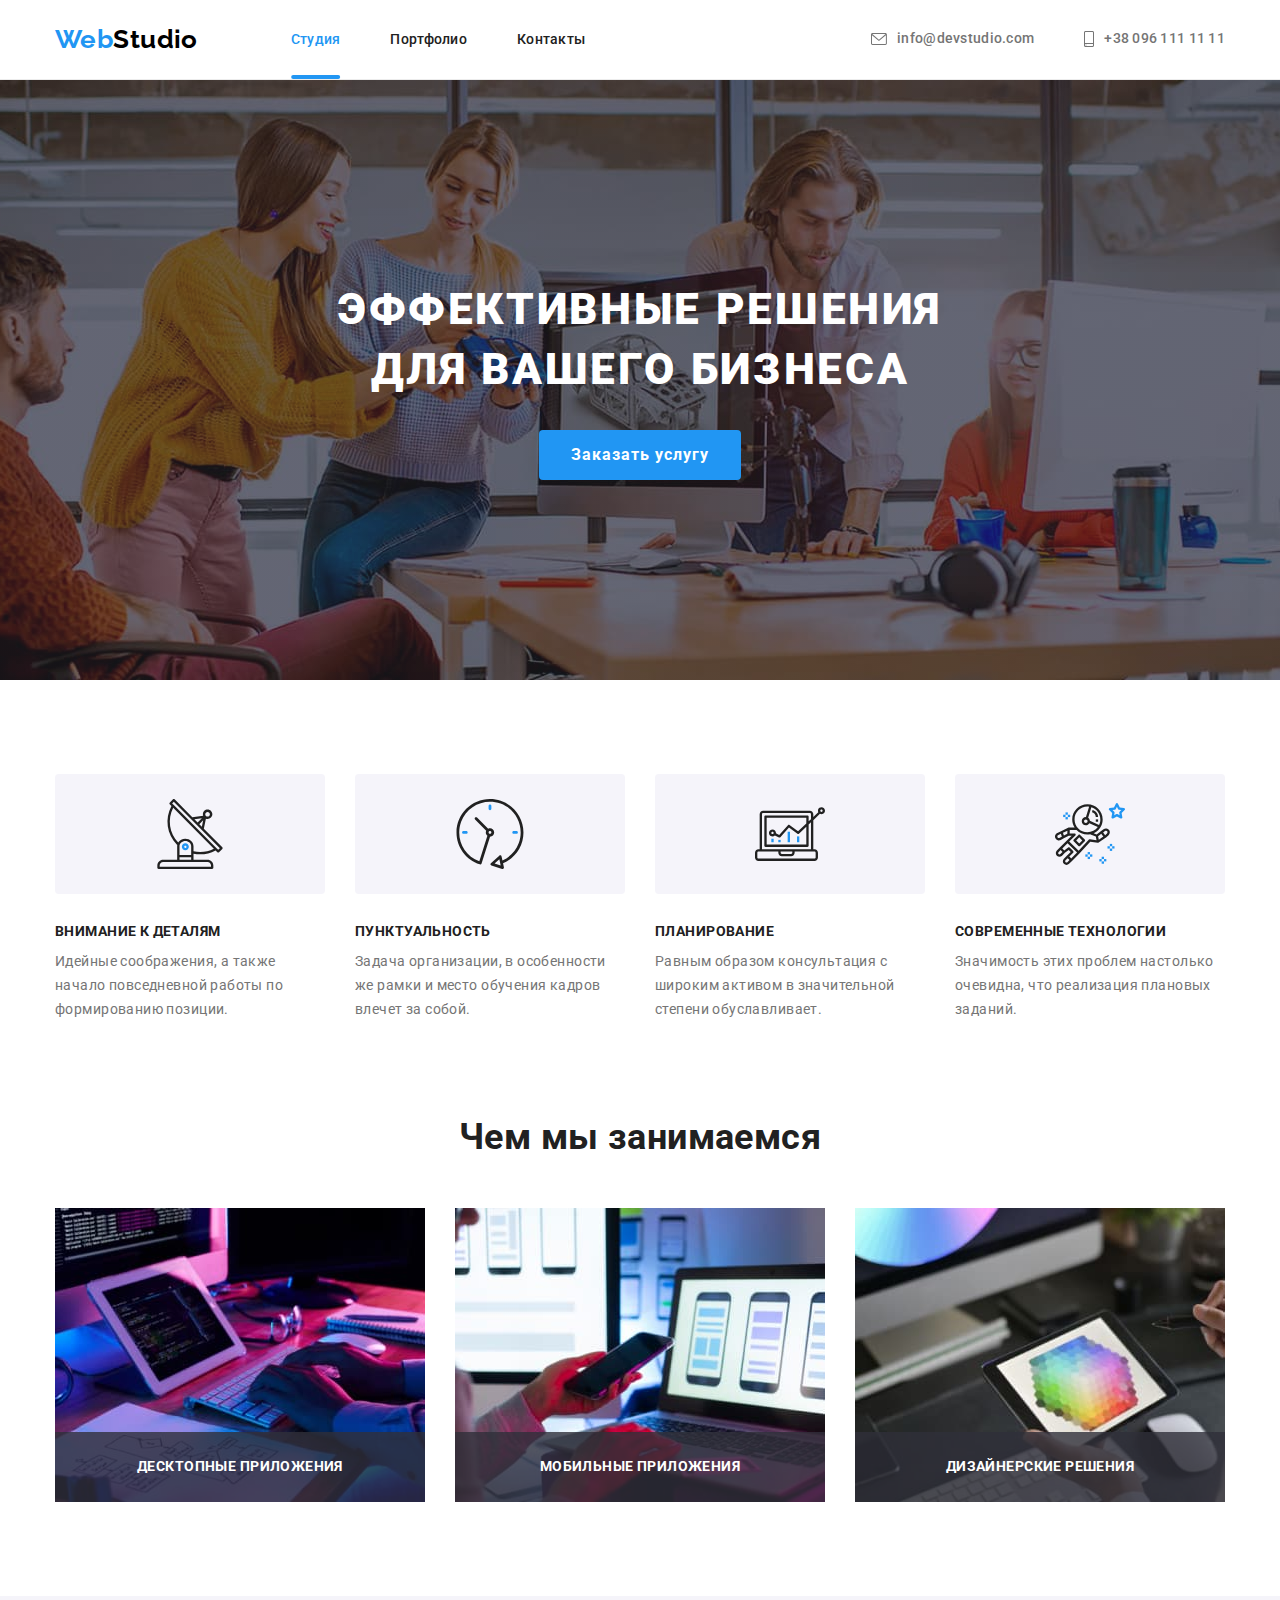
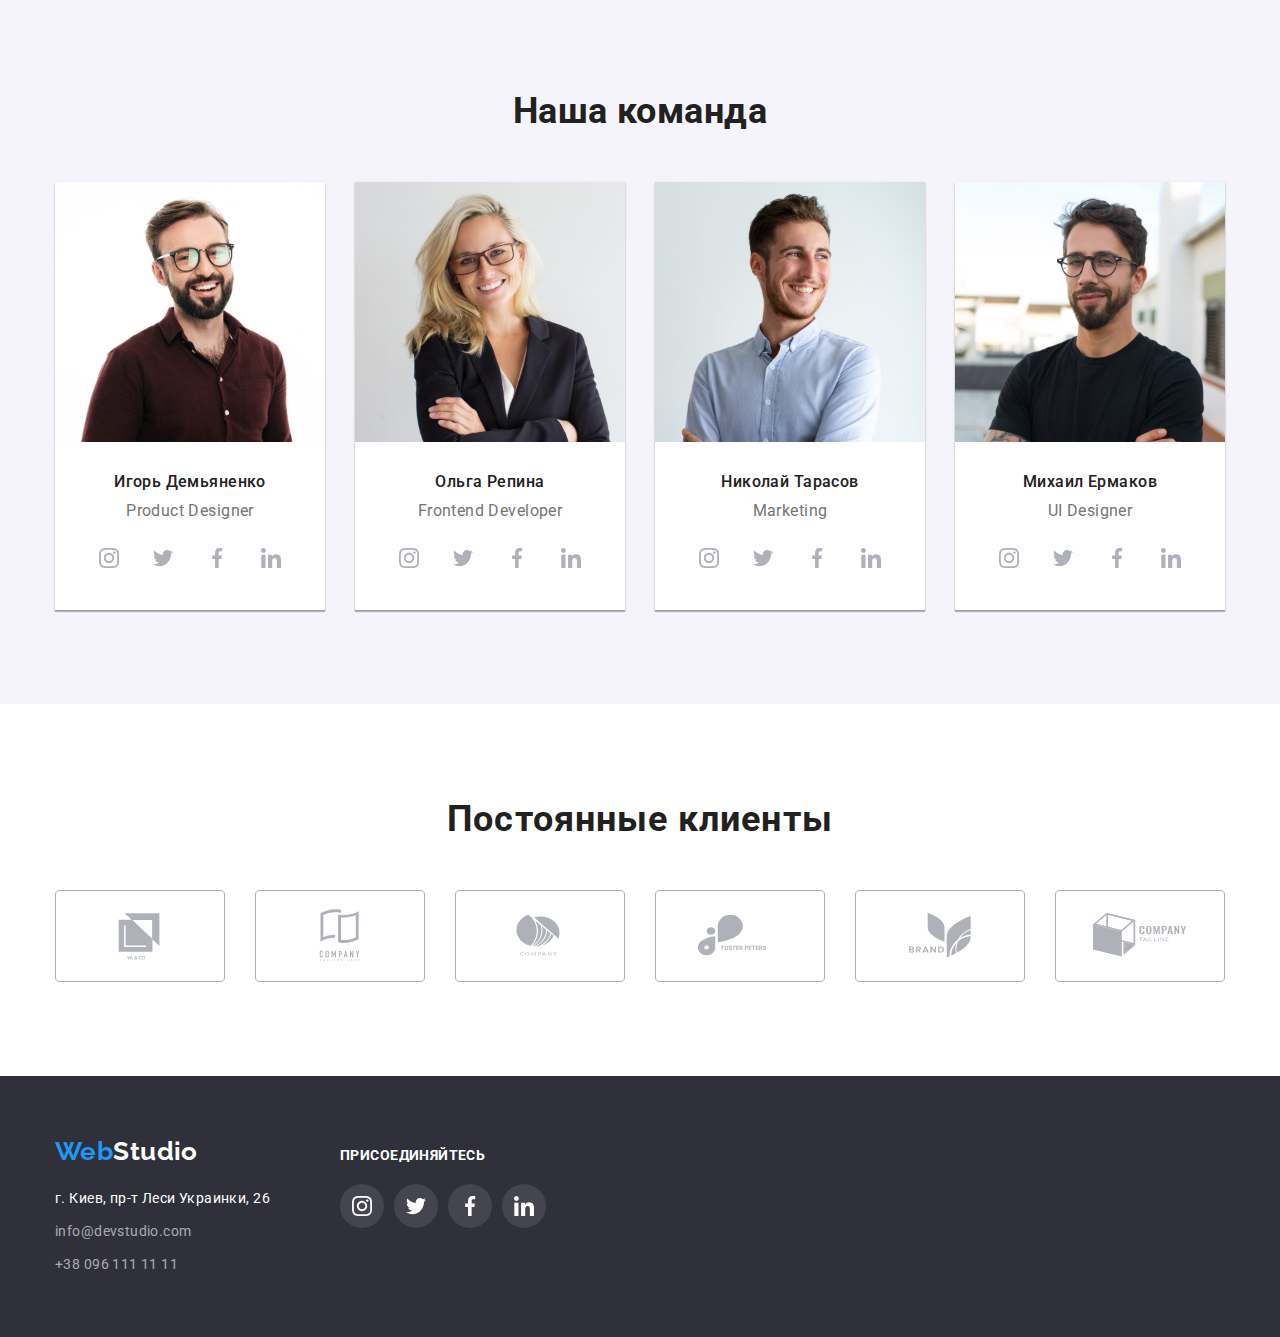
<file: index.html>
<!DOCTYPE html>
<html lang="ru">
  <head>
    <meta charset="UTF-8" />
    <meta http-equiv="X-UA-Compatible" content="IE=edge" />
    <meta name="viewport" content="width=device-width,initial-scale=1" />
    <link rel="preconnect" href="https://fonts.googleapis.com" />
    <link rel="preconnect" href="https://fonts.gstatic.com" crossorigin />
    <link
      href="https://fonts.googleapis.com/css2?family=Raleway:wght@700&family=Roboto:wght@400;500;700;900&display=swap"
      rel="stylesheet"
    />
    <link
      rel="stylesheet"
      href="https://cdnjs.cloudflare.com/ajax/libs/modern-normalize/1.1.0/modern-normalize.min.css"
    />
    <link rel="stylesheet" href="./css/style.css" />
    <title>Main</title>
  </head>
  <body>
    <header class="page-header">
      <div class="container container-header">
        <nav class="navigation">
          <a class="logo-top link" href="./index.html">
            <span class="span-logo">Web</span>Studio
          </a>
          <ul class="site-nav list">
            <li class="site-item">
              <a class="link current link-hover" href="./index.html">Студия</a>
            </li>
            <li class="site-item">
              <a class="link link-hover" href="./portfolio.html">Портфолио</a>
            </li>
            <li class="site-item r"><a class="link link-hover" href="#">Контакты</a></li>
          </ul>
        </nav>
        <ul class="auth-nav list">
          <li class="site-link">
            <a class="heder-site-link link" href="mailto:info@devstudio.com">
              <svg class="heder-icons" width="16" height="12">
                <use href="./images/sprite.svg#icon-envelope"></use>
              </svg>
              info@devstudio.com</a
            >
          </li>
          <li class="site-link">
            <a class="heder-site-link link" href="tel:+380961111111">
              <svg class="heder-icons" width="10" height="16">
                <use href="./images/sprite.svg#icon-smartphone"></use>
              </svg>
              +38 096 111 11 11</a
            >
          </li>
        </ul>
      </div>
    </header>
    <main class="main">
      <section class="hero">
        <div class="container">
          <h1 class="title-hero">Эффективные решения для вашего бизнеса</h1>
          <button class="button" type="button" data-modal-open>Заказать услугу</button>
        </div>
      </section>
      <section class="feature-container section">
        <div class="container">
          <h2 class="visually-hidden">Варианты решений</h2>
          <ul class="feature list">
            <li class="feature-item features-icon-antena">
              <h3 class="features-title ">Внимание к деталям</h3>
              <p class="feature-text">
                Идейные соображения, а также начало повседневной работы по
                формированию позиции.
              </p>
            </li>
            <li class="feature-item features-icon-clock">
              <h3 class="features-title ">Пунктуальность</h3>
              <p class="feature-text">
                Задача организации, в особенности же рамки и место обучения
                кадров влечет за собой.
              </p>
            </li>
            <li class="feature-item features-icon-diagram">
              <h3 class="features-title">Планирование</h3>
              <p class="feature-text">
                Равным образом консультация с широким активом в значительной
                степени обуславливает.
              </p>
            </li>
            <li class="feature-item features-icon-cosmo">
              <h3 class="features-title">Современные технологии</h3>
              <p class="feature-text">
                Значимость этих проблем настолько очевидна, что реализация
                плановых заданий.
              </p>
            </li>
          </ul>
        </div>
      </section>
      <section class="section work">
        <div class="container">
          <h2 class="section-title">Чем мы занимаемся</h2>
          <ul class="pictures list">
            <li class="pictures-item">
              <div class="subscription-pictures">
                <img
                  src="./images/box1.jpg"
                  alt="Работа с компьютором"
                  width="370"
                  height="294"
                />
                <p class="sub-pictures-text">Десктопные приложения</p>
              </div>
            </li>
            <li class="pictures-item">
              <div class="subscription-pictures">
                <img
                  src="./images/box2.jpg"
                  alt="Работа с компьютором"
                  width="370"
                  height="294"
                />
                <p class="sub-pictures-text">Мобильные приложения</p>
              </div class="subscription-pictures">
            </li>
            <li class="pictures-item">
              <div class="subscription-pictures">
                <img
                  src="./images/box3.jpg"
                  alt="Работа с компьютором"
                  width="370"
                  height="294"
                />
                <p class="sub-pictures-text">Дизайнерские решения</p>
              </div>
            </li>
          </ul>
        </div>
      </section>
      <section class="section team-section">
        <div class="container">
          <h2 class="section-title">Наша команда</h2>
          <ul class="team list">
            <li class="team-portret">
              <img
                src="./images/img(4).jpg"
                alt="Игорь Демьяненко "
                width="270"
                height="260"
              />
              <div class="team-info">
                <h3 class="title">Игорь Демьяненко</h3>
                <p class="profession">Product Designer</p>
                <ul class="social-media list">
                  <li class="social-list">
                    <a class="social-list-link" href="">
                      <svg class="social-list-icon" width="20" height="20">
                        <use href="./images/sprite.svg#icon-instagram-2"></use>
                      </svg>
                    </a>
                  </li>
                  <li class="social-list">
                    <a class="social-list-link" href="">
                      <svg class="social-list-icon" width="20" height="20">
                        <use href="./images/sprite.svg#icon-twitter-1"></use>
                      </svg>
                    </a>
                  </li>
                  <li class="social-list">
                    <a class="social-list-link" href="">
                      <svg class="social-list-icon" width="20" height="20">
                        <use href="./images/sprite.svg#icon-facebook-1"></use>
                      </svg>
                    </a>
                  </li>
                  <li class="social-list">
                    <a class="social-list-link" href="">
                      <svg class="social-list-icon" width="20" height="20">
                        <use href="./images/sprite.svg#icon-linkedin-1"></use>
                      </svg>
                    </a>
                  </li>
                </ul>
              </div>
            </li>
            <li class="team-portret">
              <img
                src="./images/img(1).jpg"
                alt="Ольга Репина"
                width="270"
                height="260"
              />
              <div class="team-info">
                <h3 class="title">Ольга Репина</h3>
                <p class="profession">Frontend Developer</p>
                <ul class="social-media list">
                  <li class="social-list">
                    <a class="social-list-link" href="">
                      <svg class="social-list-icon" width="20" height="20">
                        <use href="./images/sprite.svg#icon-instagram-2"></use>
                      </svg>
                    </a>
                  </li>
                  <li class="social-list">
                    <a class="social-list-link" href="">
                      <svg class="social-list-icon" width="20" height="20">
                        <use href="./images/sprite.svg#icon-twitter-1"></use>
                      </svg>
                    </a>
                  </li>
                  <li class="social-list">
                    <a class="social-list-link" href="">
                      <svg class="social-list-icon" width="20" height="20">
                        <use href="./images/sprite.svg#icon-facebook-1"></use>
                      </svg>
                    </a>
                  </li>
                  <li class="social-list">
                    <a class="social-list-link" href="">
                      <svg class="social-list-icon" width="20" height="20">
                        <use href="./images/sprite.svg#icon-linkedin-1"></use>
                      </svg>
                    </a>
                  </li>
                </ul>
              </div>
            </li>
            <li class="team-portret">
              <img
                src="./images/img(2).jpg"
                alt="Николай Тарасов"
                width="270"
                height="260"
              />
              <div class="team-info">
                <h3 class="title">Николай Тарасов</h3>
                <p class="profession">Marketing</p>
                <ul class="social-media list">
                  <li class="social-list">
                    <a class="social-list-link" href="">
                      <svg class="social-list-icon" width="20" height="20">
                        <use href="./images/sprite.svg#icon-instagram-2"></use>
                      </svg>
                    </a>
                  </li>
                  <li class="social-list">
                    <a class="social-list-link" href="">
                      <svg class="social-list-icon" width="20" height="20">
                        <use href="./images/sprite.svg#icon-twitter-1"></use>
                      </svg>
                    </a>
                  </li>
                  <li class="social-list">
                    <a class="social-list-link" href="">
                      <svg class="social-list-icon" width="20" height="20">
                        <use href="./images/sprite.svg#icon-facebook-1"></use>
                      </svg>
                    </a>
                  </li>
                  <li class="social-list">
                    <a class="social-list-link" href="">
                      <svg class="social-list-icon" width="20" height="20">
                        <use href="./images/sprite.svg#icon-linkedin-1"></use>
                      </svg>
                    </a>
                  </li>
                </ul>
              </div>
            </li>
            <li class="team-portret">
              <img
                src="./images/img(3).jpg"
                alt="Михаил Ермаков"
                width="270"
                height="260"
              />
              <div class="team-info">
                <h3 class="title">Михаил Ермаков</h3>
                <p class="profession">UI Designer</p>
                <ul class="social-media list">
                  <li class="social-list">
                    <a class="social-list-link" href="">
                      <svg class="social-list-icon" width="20" height="20">
                        <use href="./images/sprite.svg#icon-instagram-2"></use>
                      </svg>
                    </a>
                  </li>
                  <li class="social-list">
                    <a class="social-list-link" href="">
                      <svg class="social-list-icon" width="20" height="20">
                        <use href="./images/sprite.svg#icon-twitter-1"></use>
                      </svg>
                    </a>
                  </li>
                  <li class="social-list">
                    <a class="social-list-link" href="">
                      <svg class="social-list-icon" width="20" height="20">
                        <use href="./images/sprite.svg#icon-facebook-1"></use>
                      </svg>
                    </a>
                  </li>
                  <li class="social-list">
                    <a class="social-list-link" href="">
                      <svg class="social-list-icon" width="20" height="20">
                        <use href="./images/sprite.svg#icon-linkedin-1"></use>
                      </svg>
                    </a>
                  </li>
                </ul>
              </div>
            </li>
          </ul>
        </div>
      </section>
      <section class="section">
        <div class="container">
          <h2 class="clients-title">Постоянные клиенты</h2>
          <ul class="clients-list list">
            <li class="clients">
              <svg class="clients-icon" width="106" height="60">
                <use href="./images/sprite.svg#icon-Logo1"></use>
              </svg>
            </li>
            <li>
              <a class="clients" href="#">
                <svg class="clients-icon" width="106" height="60">
                  <use href="./images/sprite.svg#icon-Logo-11"></use>
                </svg>
              </a>
            </li>
            <li>
              <a class="clients" href="#">
                <svg class="clients-icon" width="106" height="60">
                  <use href="./images/sprite.svg#icon-Logo-2"></use>
                </svg>
              </a>
            </li>
            <li>
              <a class="clients" href="#">
                <svg class="clients-icon" width="106" height="60">
                  <use href="./images/sprite.svg#icon-Logo-3"></use>
                </svg>
              </a>
            </li>
            <li>
              <a class="clients" href="#">
                <svg class="clients-icon" width="106" height="60">
                  <use href="./images/sprite.svg#icon-Logo"></use>
                </svg>
              </a>
            </li>
            <li>
              <a class="clients" href="#">
                <svg class="clients-icon" width="106" height="60">
                  <use href="./images/sprite.svg#icon-Logo-1"></use>
                </svg>
              </a>
            </li>
          </ul>
        </div>
      </section>
    </main>
    <footer class="footer">
      <div class="container footer-items">
        <div class="logo-address-bottom">
          <a class="logo-bottom link" href="./index.html">
            <span class="span-logo">Web</span>Studio
          </a>
          <address class="address-list">
            <ul class="info list">
              <li class="info-item">
                <a
                  class="address-info link"
                  href="https://goo.gl/maps/KVoakZBwb8YmCrWc6"
                  target="_blank"
                  rel="noopener noreferrer"
                  >г. Киев, пр-т Леси Украинки, 26</a
                >
              </li>
              <li class="info-item">
                <a class="contact-info link" href="mailto:info@devstudio.com"
                  >info@devstudio.com</a
                >
              </li>
              <li class="info-item">
                <a class="contact-info link" href="tel:+380961111111"
                  >+38 096 111 11 11</a
                >
              </li>
            </ul>
          </address>
        </div>
        <div class="join-footer-container">
          <p class="join-footer">присоединяйтесь</p>
          <ul class="social-media-footer list">
            <li class="social-list-footer">
              <a class="social-list-link-footer" href="#">
                <svg class="social-list-icon-footer" width="20" height="20">
                  <use href="./images/sprite.svg#icon-instagram-2"></use>
                </svg>
              </a>
            </li>
            <li class="social-list-footer">
              <a class="social-list-link-footer" href="#">
                <svg class="social-list-icon-footer" width="20" height="20">
                  <use href="./images/sprite.svg#icon-twitter-1"></use>
                </svg>
              </a>
            </li>
            <li class="social-list-footer">
              <a class="social-list-link-footer" href="#">
                <svg class="social-list-icon-footer" width="20" height="20">
                  <use href="./images/sprite.svg#icon-facebook-1"></use>
                </svg>
              </a>
            </li>
            <li class="social-list-footer">
              <a class="social-list-link-footer" href="#">
                <svg class="social-list-icon-footer" width="20" height="20">
                  <use href="./images/sprite.svg#icon-linkedin-1"></use>
                </svg>
              </a>
            </li>
          </ul>
        </div>
      </div>
    </footer>
     <div class="backdrop is-hidden" data-modal>
      <div class="modal">
        <button type="button" class="modal-close-btn" data-modal-close>
          <svg class="icon-close" width="18" height="18">
            <use href="./images/sprite.svg#icon-close-black-18dp-2-1"></use>
          </svg>
        </button>
      </div>
    </div>
    <script src="./js/modal.js"></script>
  </body>
</html>
</file>
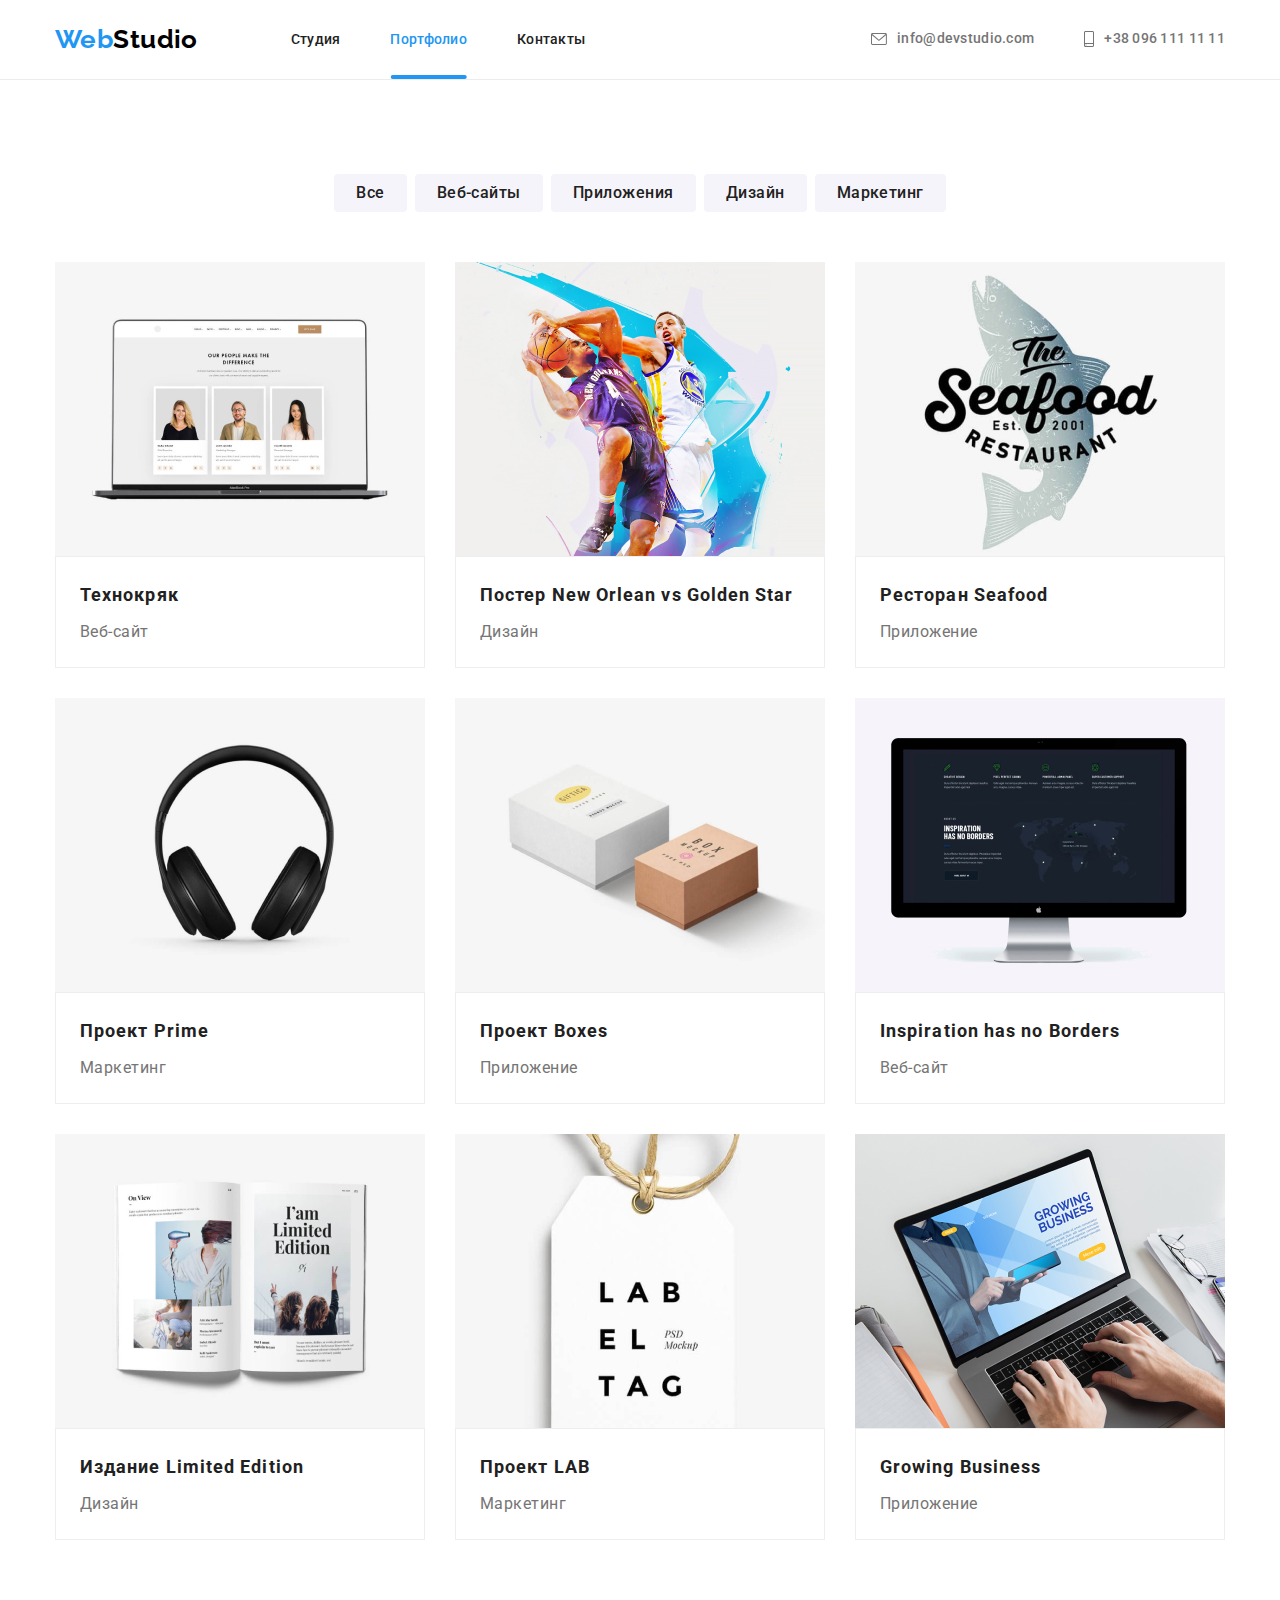
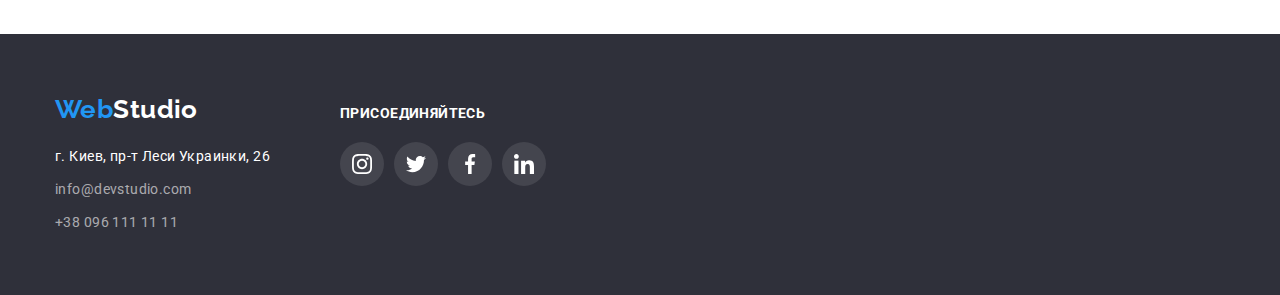
<file: portfolio.html>
<!DOCTYPE html>
<html lang="ru">
  <head>
    <meta charset="UTF-8" />
    <meta http-equiv="X-UA-Compatible" content="IE=edge" />
    <meta name="viewport" content="width=device-width, initial-scale=1.0" />
    <link rel="preconnect" href="https://fonts.googleapis.com" />
    <link rel="preconnect" href="https://fonts.gstatic.com" crossorigin />
    <link
      href="https://fonts.googleapis.com/css2?family=Raleway:wght@700&family=Roboto:wght@400;500;700;900&display=swap"
      rel="stylesheet"
    />
    <link
      rel="stylesheet"
      href="https://cdnjs.cloudflare.com/ajax/libs/modern-normalize/1.1.0/modern-normalize.min.css"
    />
    <link rel="stylesheet" href="./css/style.css" />
    <title>Portfolio</title>
  </head>
  <body>
    <header class="page-header">
      <div class="container container-header">
        <nav class="navigation">
          <a class="logo-top link" href="./index.html">
            <span class="span-logo">Web</span>Studio
          </a>
          <ul class="site-nav list">
            <li class="site-item">
              <a class="link link-hover" href="./index.html">Студия</a>
            </li>
            <li class="site-item">
              <a class="link current link-hover" href="./portfolio.html"
                >Портфолио</a
              >
            </li>
            <li class="site-item">
              <a class="link link-hover" href="#">Контакты</a>
            </li>
          </ul>
        </nav>
        <ul class="auth-nav list">
          <li class="site-link">
            <a class="heder-site-link link" href="mailto:info@devstudio.com">
              <svg class="heder-icons" width="16" height="12">
                <use href="./images/sprite.svg#icon-envelope"></use>
              </svg>
              info@devstudio.com</a
            >
          </li>
          <li class="site-link">
            <a class="heder-site-link link" href="tel:+380961111111">
              <svg class="heder-icons" width="10" height="16">
                <use href="./images/sprite.svg#icon-smartphone"></use>
              </svg>
              +38 096 111 11 11</a
            >
          </li>
        </ul>
      </div>
    </header>
    <main>
      <section class="section">
        <div class="container">
          <h1 class="visually-hidden">Портфолио</h1>
          <ul class="filter list">
            <li class="filter-items">
              <button class="filter-button" type="button">Все</button>
            </li>
            <li class="filter-items">
              <button class="filter-button" type="button">Веб-сайты</button>
            </li>
            <li class="filter-items">
              <button class="filter-button" type="button">Приложения</button>
            </li>
            <li class="filter-items">
              <button class="filter-button" type="button">Дизайн</button>
            </li>
            <li class="filter-items">
              <button class="filter-button" type="button">Маркетинг</button>
            </li>
          </ul>
          <ul class="project-list list">
            <li class="project-elements-li">
              <a class="project-elements link" href="">
                <div class="description-pprojects">
                  <img
                    src="./images/img(5).jpg"
                    alt="Веб-сайт"
                    width="370"
                    height="294"
                  />
                  <p class="description">
                    Ресурс предлагает комплексные предложения с разным уровнем
                    функционала и сервисов. Все это позволит посетителю получить
                    исчерпывающие сведения о компании или частном лице.
                  </p>
                </div>
                <div class="projects-info">
                  <h2 class="projects-title">Технокряк</h2>
                  <p class="projects-text">Веб-сайт</p>
                </div>
              </a>
            </li>
            <li class="project-elements-li">
              <a class="project-elements link" href="#">
                <div class="description-pprojects">
                  <img
                    src="./images/img(6).jpg"
                    alt="Постер"
                    width="370"
                    height="294"
                  />
                  <p class="description">
                    Ресурс предлагает комплексные предложения с разным уровнем
                    функционала и сервисов. Все это позволит посетителю получить
                    исчерпывающие сведения о компании или частном лице.
                  </p>
                </div>
                <div class="projects-info">
                  <h2 class="projects-title">
                    Постер New Orlean vs Golden Star
                  </h2>
                  <p class="projects-text">Дизайн</p>
                </div>
              </a>
            </li>
            <li class="project-elements-li">
              <a class="project-elements link" href="#">
                <div class="description-pprojects">
                  <img
                    src="./images/img(7).jpg"
                    alt="Приложение ресторана"
                    width="370"
                    height="294"
                  />
                  <p class="description">
                    Ресурс предлагает комплексные предложения с разным уровнем
                    функционала и сервисов. Все это позволит посетителю получить
                    исчерпывающие сведения о компании или частном лице.
                  </p>
                </div>
                <div class="projects-info">
                  <h2 class="projects-title">Ресторан Seafood</h2>
                  <p class="projects-text">Приложение</p>
                </div>
              </a>
            </li>
            <li class="project-elements-li">
              <a class="project-elements link" href="#">
                <div class="description-pprojects">
                  <img
                    src="./images/img(8).jpg"
                    alt="Наушники"
                    width="370"
                    height="294"
                  />
                  <p class="description">
                    Ресурс предлагает комплексные предложения с разным уровнем
                    функционала и сервисов. Все это позволит посетителю получить
                    исчерпывающие сведения о компании или частном лице.
                  </p>
                </div>
                <div class="projects-info">
                  <h2 class="projects-title">Проект Prime</h2>
                  <p class="projects-text">Маркетинг</p>
                </div>
              </a>
            </li>
            <li class="project-elements-li">
              <a class="project-elements link" href="#">
                <div class="description-pprojects">
                  <img
                    src="./images/img(9).jpg"
                    alt="Коробки"
                    width="370"
                    height="294"
                  />
                  <p class="description">
                    Ресурс предлагает комплексные предложения с разным уровнем
                    функционала и сервисов. Все это позволит посетителю получить
                    исчерпывающие сведения о компании или частном лице.
                  </p>
                </div>
                <div class="projects-info">
                  <h2 class="projects-title">Проект Boxes</h2>
                  <p class="projects-text">Приложение</p>
                </div>
              </a>
            </li>
            <li class="project-elements-li">
              <a class="project-elements link" href="#">
                <div class="description-pprojects">
                  <img
                    src="./images/img(10).jpg"
                    alt="Веб-сайт"
                    width="370"
                    height="294"
                  />
                  <p class="description">
                    Ресурс предлагает комплексные предложения с разным уровнем
                    функционала и сервисов. Все это позволит посетителю получить
                    исчерпывающие сведения о компании или частном лице.
                  </p>
                </div>
                <div class="projects-info">
                  <h2 class="projects-title">Inspiration has no Borders</h2>
                  <p class="projects-text">Веб-сайт</p>
                </div>
              </a>
            </li>
            <li class="project-elements-li">
              <a class="project-elements link" href="#">
                <div class="description-pprojects">
                  <img
                    src="./images/img(11).jpg"
                    alt="Журнал"
                    width="370"
                    height="294"
                  />
                  <p class="description">
                    Ресурс предлагает комплексные предложения с разным уровнем
                    функционала и сервисов. Все это позволит посетителю получить
                    исчерпывающие сведения о компании или частном лице.
                  </p>
                </div>
                <div class="projects-info">
                  <h2 class="projects-title">Издание Limited Edition</h2>
                  <p class="projects-text">Дизайн</p>
                </div>
              </a>
            </li>
            <li class="project-elements-li">
              <a class="project-elements link" href="#">
                <div class="description-pprojects">
                  <img
                    src="./images/img(13).jpg"
                    alt="Маркетинговый проект"
                    width="370"
                    height="294"
                  />
                  <p class="description">
                    Ресурс предлагает комплексные предложения с разным уровнем
                    функционала и сервисов. Все это позволит посетителю получить
                    исчерпывающие сведения о компании или частном лице.
                  </p>
                </div>
                <div class="projects-info">
                  <h2 class="projects-title">Проект LAB</h2>
                  <p class="projects-text">Маркетинг</p>
                </div>
              </a>
            </li>
            <li class="project-elements-li">
              <a class="project-elements link" href="#">
                <div class="description-pprojects">
                  <img
                    src="./images/img(12).jpg"
                    alt="Приложение"
                    width="370"
                    height="294"
                  />
                  <p class="description">
                    Ресурс предлагает комплексные предложения с разным уровнем
                    функционала и сервисов. Все это позволит посетителю получить
                    исчерпывающие сведения о компании или частном лице.
                  </p>
                </div>
                <div class="projects-info">
                  <h2 class="projects-title">Growing Business</h2>
                  <p class="projects-text">Приложение</p>
                </div>
              </a>
            </li>
          </ul>
        </div>
      </section>
    </main>
    <footer class="footer">
      <div class="container footer-items">
        <div class="logo-address-bottom">
          <a class="logo-bottom link" href="./index.html">
            <span class="span-logo">Web</span>Studio
          </a>
          <address class="address-list">
            <ul class="info list">
              <li class="info-item">
                <a
                  class="address-info link"
                  href="https://goo.gl/maps/KVoakZBwb8YmCrWc6"
                  target="_blank"
                  rel="noopener noreferrer"
                  >г. Киев, пр-т Леси Украинки, 26</a
                >
              </li>
              <li class="info-item">
                <a class="contact-info link" href="mailto:info@devstudio.com"
                  >info@devstudio.com</a
                >
              </li>
              <li class="info-item">
                <a class="contact-info link" href="tel:+380961111111"
                  >+38 096 111 11 11</a
                >
              </li>
            </ul>
          </address>
        </div>
        <div class="join-footer-container">
          <p class="join-footer">присоединяйтесь</p>
          <ul class="social-media-footer list">
            <li class="social-list-footer">
              <a class="social-list-link-footer" href="#">
                <svg class="social-list-icon-footer" width="20" height="20">
                  <use href="./images/sprite.svg#icon-instagram-2"></use>
                </svg>
              </a>
            </li>
            <li class="social-list-footer">
              <a class="social-list-link-footer" href="#">
                <svg class="social-list-icon-footer" width="20" height="20">
                  <use href="./images/sprite.svg#icon-twitter-1"></use>
                </svg>
              </a>
            </li>
            <li class="social-list-footer">
              <a class="social-list-link-footer" href="#">
                <svg class="social-list-icon-footer" width="20" height="20">
                  <use href="./images/sprite.svg#icon-facebook-1"></use>
                </svg>
              </a>
            </li>
            <li class="social-list-footer">
              <a class="social-list-link-footer" href="#">
                <svg class="social-list-icon-footer" width="20" height="20">
                  <use href="./images/sprite.svg#icon-linkedin-1"></use>
                </svg>
              </a>
            </li>
          </ul>
        </div>
      </div>
    </footer>
  </body>
</html>
</file>
<file: css/style.css>
:root{
  --title-text-color: #212121;
  --accent-text-color: #2196F3;
  --primary-color: #ffffff;
  --white-color: #e5e5e5;
  --background-color: #2f303a;
  --second-background-color: #F5F4FA;
  --black-color: #000000;
  --gray-color: #757575;
  --light-gray-color:#EEEEEE;
  --bordings:#ECECEC;
  --white-transparent:rgba(255, 255, 255, 0.6);
  --icon-color:#AFB1B8;
   --white-transparent-icon:rgba(255, 255, 255, 0.1);
   --subscription-text:rgba(47, 48, 58, 0.8);
   --description-color:rgba(33, 150, 243, 0.9);
   --backdrop-color:rgba(0, 0, 0, 0.2);

   --transition-effrcts: 250ms cubic-bezier(0.4, 0, 0.2, 1);
}

*,
*:before,
*:after {
    box-sizing: border-box;
}

h1,h2,h3,h4,h5,h6,p{
    margin-top: 0;
    margin-bottom: 0;
}
ul{
    margin-top: 0;
    margin-bottom: 0;
    padding-left: 0;
}
img{
  display: block;
  max-width: 100%;
  height: auto;
}
address{
  font-style: normal;
}
button{
  display: block;
  margin: 0 auto;
  padding: 10px 32px;
  border: none;
  border-radius: 4px;
  cursor: pointer;
}

body {
  font-family: "Roboto", sans-serif;

  background-color: var(--primary-color);
  color: var(--gray-color);
  letter-spacing: 0.03em;
  font-size: 14px;
}
.container{
  width: 1200px;
  padding: 0 15px;
  margin: 0 auto;
}
.section{
  padding: 94px 0;
}

/*-----------HEADER */
.container-header{
  display: flex;
  align-items: center;
}
.page-header{
  padding: 24px 0;
  border-bottom: 1px solid #ECECEC;
}
.navigation{
  display: flex;
}
.list {
  list-style: none;
  padding-left: 0;
  margin: 0;
}
.logo-top {
  color: var(--black-color);
  font-family: "Raleway", sans-serif;
  font-weight: 700;
  font-size: 26px;
  line-height: 1.19;

  margin-right: 93px;
}
.span-logo {
  color: var(--accent-text-color);
}
.heder-icons{
  fill:currentColor;
  margin-right: 10px;

  transition: fill var(--transition-effrcts);
}
.heder-icons:hover,
.heder-icons:focus{
  fill: currentColor;
}
.site-nav{
  display: flex;
  align-items: center;
}
.site-item:not(:last-child){
  margin-right: 50px;
}
.site-nav .link {
  color: var(--title-text-color);
  font-weight: 500;
  line-height: 1.14;
  letter-spacing: 0.02em;
  position: relative;

  transition: color var(--transition-effrcts);
 
}
.site-nav .link:hover,
.site-nav .link:focus,
.site-nav .link.current {
  color: var(--accent-text-color);
}
.current::after,
.link-hover::before{
  content: "";
  position: absolute;
  z-index: 2;
  background-color: var(--accent-text-color);
  width: 100%;
  height: 4px;
  border-radius: 2px;
  left: 50%;
  bottom: -32.5px;
  transform: translateX(-50%);

  display: block;
}
.link-hover::before{
  content: "";
  position: absolute;
  z-index: 5;
  width: 100%;
  height: 4px;
  border-radius: 2px;
  left: 50%;
  bottom: -32.5px;
  transform: translateX(-50%);
  background-color: var(--accent-text-color);

  display: block;
  transition: opacity var(--transition-effrcts);
  opacity: 0;
}
.link-hover:hover::before,
.link-hover:focus::before{
  opacity: 1;
}
.heder-site-link{
  display: flex;
  align-items: center;
}
.link {
  text-decoration: none;
}
.auth-nav{
  display: flex;
  margin-left: auto;
}
.site-link:not(:last-child){
  margin-right: 50px;
}
.auth-nav .link {
  color: var(--gray-color);
  font-weight: 500;
  line-height: 1.14;
  letter-spacing: 0.02em;

  transition: color var(--transition-effrcts);
}
.auth-nav .link:hover,
.auth-nav .link:focus {
  color: var(--accent-text-color);
}
/* ------------MAIN */
.visually-hidden {
  position: absolute;
  width: 1px;
  height: 1px;
  margin: -1px;
  border: 0;
  padding: 0;
  
  white-space: nowrap;
  clip-path: inset(100%);
  clip: rect(0 0 0 0);
  overflow: hidden;
}

.hero {
  background-repeat: no-repeat;
  background-size: cover;
  background-position: center;
  max-width: 1600px;
  height: 600px;
  margin: 0 auto;
  background-color: var(--background-color);
  background-image: linear-gradient(rgba(47, 48, 58, 0.4), rgba(47, 48, 58, 0.4)), url('../images/hero.jpg');
  text-align: center;
  padding: 200px 0;
  
}
.title-hero {
  width: 696px;
  margin: 0 auto;

  color: var(--primary-color);
  font-weight: 900;
  font-size: 44px;
  line-height: 1.36;

  text-align: center;
  letter-spacing: 0.06em;
  text-transform: uppercase;

  margin-bottom: 30px;
}

.section-title {
  color: var(--title-text-color);
  font-weight: 700;
  font-size: 36px;
  line-height: 1.17;
  text-align: center;

  margin-bottom: 50px;
}
.feature{
  display: flex;
  gap: 30px;
}
.feature-item{
  flex-basis: calc((100% - 3 * 30px) / 4);
}
.feature .features-title {
  color: var(--title-text-color);
  font-size: 14px;
  font-weight: 700;
  line-height: 1.14;
  text-transform: uppercase;

  margin-bottom: 10px;
}
.features-icon-antena::before{
  display: block;
  content: "";
  height: 120px;
  width: 100%;
  border-radius: 4px;
  background-color: var(--second-background-color);
  background-image: url(../images/antenna1.svg);
  background-size: 70px 70px;
  background-repeat: no-repeat;
  background-position: center;

  margin-bottom: 30px;
}
.features-icon-clock::before{
  display: block;
  content: "";
  height: 120px;
  width: 100%;
  border-radius: 4px;
  background-color: var(--second-background-color);
  background-image: url(../images/clock1.svg);
  background-size: 70px 70px;
  background-repeat: no-repeat;
  background-position: center;

  margin-bottom: 30px;
}
.features-icon-diagram::before{
  display: block;
  content: "";
  height: 120px;
  width: 100%;
  border-radius: 4px;
  background-color: var(--second-background-color);
  background-image: url(../images/diagram1.svg);
  background-size: 70px 70px;
  background-repeat: no-repeat;
  background-position: center;

  margin-bottom: 30px;
}
.features-icon-cosmo::before{
  display: block;
  content: "";
  height: 120px;
  width: 100%;
  border-radius: 4px;
  background-color: var(--second-background-color);
  background-image: url(../images/astronaut1.svg);
  background-size: 70px 70px;
  background-repeat: no-repeat;
  background-position: center;

  margin-bottom: 30px;
}
.feature .feature-text {
  font-weight: 400;
  line-height: 1.71;
}
.work{
  padding-top: 0;
}
.pictures{
  display: flex;
  gap: 30px;
}
.pictures-item{
  flex-basis: calc((100% - 60px) / 3);
}
.subscription-pictures{
  position: relative;
}
.sub-pictures-text{
  position: absolute;
  bottom: 0;
  background-color: var(--subscription-text);
  color: var(--primary-color);
  width: 100%;
  height: 70px;

  font-weight: 700;
  line-height: 1.14;
  text-align: center;
  text-transform: uppercase;

  display: flex;
  justify-content: center;
  align-items: center;
}
.team{
  display: flex;
  flex-wrap: wrap;
  gap: 30px;
}
.team-portret{
  /* width: calc((100%-90px)/4); */
  box-shadow: 0px 1px 3px rgba(0, 0, 0, 0.12), 0px 1px 1px rgba(0, 0, 0, 0.14), 0px 2px 1px rgba(0, 0, 0, 0.2);
}
.team .title {
  color: var(--title-text-color);
  font-weight: 500;
  font-size: 16px;
  line-height: 1.19;
  margin-bottom: 10px;
}
.team-section{
    background-color: var(--second-background-color);
}
.team-info{
  text-align: center;
  background-color: #ffffff;
  padding: 30px 0;
  border-radius: 0px 0px 4px 4px;
}
.profession {
  font-weight: 400;
  font-size: 16px;
  line-height: 1.19;

  margin-bottom: 16px;
}
.social-media{
  display: flex;
  justify-content: center;
  gap: 10px;
}
.social-list-link{
  display: flex;
  justify-content: center;
  align-items: center;
  width: 44px;
  height: 44px;
  border-radius: 50%;
  color: var(--icon-color);

  transition: color var(--transition-effrcts), background-color var(--transition-effrcts);
}
.social-list-icon{
  fill:currentColor;

  transition: fill var(--transition-effrcts);
}
.social-list-link:hover,
.social-list-link:focus{
  background-color: var(--accent-text-color);
  color: var(--primary-color);
}
.social-list-link-footer{
  display: flex;
  justify-content: center;
  align-items: center;
  width: 44px;
  height: 44px;
  border-radius: 50%;
  background-color: var(--white-transparent-icon);

  transition: background-color var(--transition-effrcts);
}
.social-list-icon-footer{
  fill:var(--primary-color);
}
.social-list-link-footer:hover,
.social-list-link-footer:focus{
  background-color: var(--accent-text-color);
}
.social-list-link-footer:hover .social-list-icon-footer,
.social-list-link-footer:focus .social-list-icon-footer{
  fill: var(--primary-color);
}
/* --------------BUTTON */

.button {
  font-family: inherit;
  color: var(--primary-color);
  background-color: var(--accent-text-color);
  font-weight: 700;
  font-size: 16px;
  line-height: 1.88;

  text-align: center;
  letter-spacing: 0.06em;

  min-width: 200px;
}
/* --------------CLIENTS */
.clients-title{
  color: var(--title-text-color);
  font-weight: 700;
  font-size: 36px;
  line-height: 42px;
  text-align: center;
  letter-spacing: 0.03em;
  margin-bottom: 50px;
}
.clients-list{
  display: flex;
  gap: 30px;
}
.clients{
  display: flex;
  justify-content: center;
  align-items: center;
  width: 170px;
  height: 92px;
  border: 1px solid var(--icon-color);
  border-radius: 4px;
  color: var(--icon-color);

  transition: color var(--transition-effrcts), border var(--transition-effrcts);
}
.clients:hover,
.clients:focus{
  border: 1px solid var(--accent-text-color);
  color: var(--accent-text-color);
}
.clients-icon{
  fill: currentColor;
}
/* --------------FOOTER */

.footer {
  padding: 60px 0;
  background-color: var(--background-color);
}
.logo-bottom {
  font-family: "Raleway", sans-serif;
  color: var(--primary-color);
  font-weight: 700;
  font-size: 26px;
  line-height: 1.19;
}
.address-list{
  margin-top: 20px;
}
.info {
  font-weight: 400;
  line-height: 1.71;
}
.address-info:hover,
.address-info:focus,
.contact-info:hover,
.contact-info:focus{
    color: var(--accent-text-color);
}
.address-info {
  color: var(--primary-color);

  transition: color var(--transition-effrcts);
}
.contact-info {
  color: var(--white-transparent);

  transition: color var(--transition-effrcts);
}
.join-footer{
  font-weight: 700;
  line-height: 1.14;
  text-transform: uppercase;
  color: var(--primary-color);

  margin-bottom: 20px;
}
.icon-figma{
  fill: #000000;
}
.footer-items{
  display: flex;
  align-items: baseline;
}
.social-list-footer:not(:last-child){
  margin-right: 10px;
}
.social-media-footer{
  display: flex;
}
.logo-address-bottom{
  margin-right: 70px;
}
/*------------------------ PORTFOLIO */
.filter{
  display: flex;
  align-items: center;
  justify-content: center;
  margin-bottom: 50px;
}
.filter-items:not(:last-child){
  margin-right: 8px;
}
.filter-button {
  padding: 6px 22px;

  color: var(--title-text-color);
  background-color: var(--second-background-color);
  font-weight: 500;
  font-size: 16px;
  font-family: inherit;
  line-height: 1.63;

  text-align: center;
  letter-spacing: 0.03em;
  border: none;
  border-radius: 4px;

  transition: color var(--transition-effrcts), background-color var(--transition-effrcts), box-shadow var(--transition-effrcts);
}
.info-item:not(:last-child){
  margin-bottom: 9px;
}
.filter-button:hover,
.filter-button:focus {
  background-color: var(--accent-text-color);
  color: var(--primary-color);
  box-shadow: 0px 3px 1px rgba(0, 0, 0, 0.1), 0px 1px 2px rgba(0, 0, 0, 0.08), 0px 2px 2px rgba(0, 0, 0, 0.12);
}
.project-list{
  display: flex;
  flex-wrap: wrap;
  gap: 30px;
}
.project-elements{
  display: block;

  transition: box-shadow var(--transition-effrcts);
}
.project-elements:hover,
.project-elements:focus{
  box-shadow: 0px 4px 4px rgba(0, 0, 0, 0.25);
}
.projects-info{
  padding: 20px 24px;

  border: 1px solid #EEEEEE;
}
.projects-title {
  color: var(--title-text-color);
  font-weight: 700;
  font-size: 18px;
  line-height: 2;

  letter-spacing: 0.06em;

  margin-bottom: 4px;
}
.projects-text {
  font-weight: 400;
  font-size: 16px;
  line-height: 1.88;
  color: var(--gray-color);

  letter-spacing: 0.03em;
}
.description-pprojects{
  position: relative;
  overflow: hidden;
}
.description{
  position: absolute;
  top: 0;
  left: 0;
  transform: translate(0, 100%);
  transition: transform var(--transition-effrcts);

  width: 100%;
  height: 100%;

  padding: 63px 24px;
  font-weight: 400;
  font-size: 18px;
  line-height: 1.56;

color: var(--primary-color);
background-color: var(--description-color);
}

.project-elements:hover .description,
.project-elements:focus .description{
  transform: translate(0,0);
}

/* -------------------------backdrop */

.backdrop{
  position: fixed;
  z-index: 100;
  top: 0;
  left: 0;
  width: 100%;
  height: 100%;
  background-color: var(--backdrop-color);

  transition: opacity var(--transition-effrcts), visibility var(--transition-effrcts);
  opacity: 1;
}
.backdrop.is-hidden{
  opacity: 0;
  visibility: hidden;
  pointer-events: none;
}
.modal{
  position: absolute;
  top: 50%;
  left: 50%;
  transform: translate(-50%, -50%);

  width: 528px;
  height: 581px;

  background-color: var(--primary-color);
}
.modal-close-btn{
  position: absolute;
  top: 8px;
  right: 8px;
  display: flex;
  justify-content: center;

  padding: 6px;
  border: 1px solid rgba(0, 0, 0, 0.1);
  border-radius: 100%;
  background-color: var(--primary-color);

  transition: border-color var(--transition-effrcts);
}
.icon-close{
  transition: fill var(--transition-effrcts);
}
.modal-close-btn:hover,
.modal-close-btn:focus{
  border-color: var(--accent-text-color);
}
.modal-close-btn:hover .icon-close,
.modal-close-btn:focus .icon-close{
  fill:var(--accent-text-color);
}
</file>
